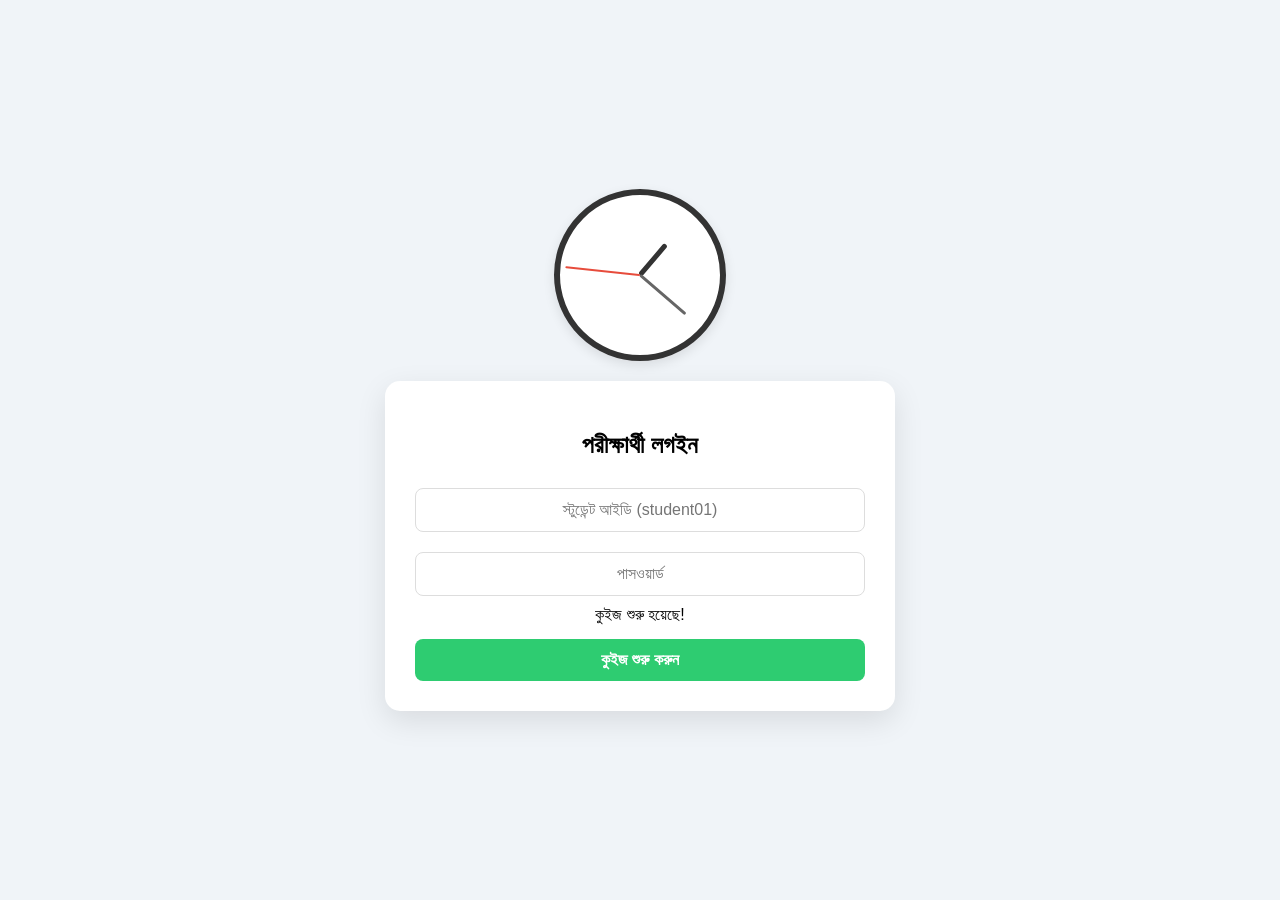
<file: index.html>
<!DOCTYPE html>
<html lang="bn">
<head>
    <meta charset="UTF-8">
    <meta name="viewport" content="width=device-width, initial-scale=1.0">
    <title>প্রবেশদ্বার - অনলাইন কুইজ</title>
    <link rel="stylesheet" href="style.css">
</head>
<body>
    <div class="clock">
        <div class="hand hour" id="hour-hand"></div>
        <div class="hand minute" id="minute-hand"></div>
        <div class="hand second" id="second-hand"></div>
    </div>

    <div class="login-card">
        <h2>পরীক্ষার্থী লগইন</h2>
        <input type="text" id="studentId" placeholder="স্টুডেন্ট আইডি (student01)">
        <input type="password" id="password" placeholder="পাসওয়ার্ড">
        <div id="digital-timer">অপেক্ষা করুন...</div>
        <button id="startBtn" disabled onclick="startQuiz()">কুইজ শুরু করুন</button>
    </div>

    <script>
        const targetTime = new Date(2026, 3, 29, 20, 30, 0); 

        function toBN(n) {
            const b = ["০", "১", "২", "৩", "৪", "৫", "৬", "৭", "৮", "৯"];
            return n.toString().split("").map(x => b[x] || x).join("");
        }

        function updateClock() {
            const now = new Date();
            const s = now.getSeconds(), m = now.getMinutes(), h = now.getHours();
            document.getElementById('second-hand').style.transform = `translateX(-50%) rotate(${(s/60)*360}deg)`;
            document.getElementById('minute-hand').style.transform = `translateX(-50%) rotate(${((m + s/60)/60)*360}deg)`;
            document.getElementById('hour-hand').style.transform = `translateX(-50%) rotate(${((h%12 + m/60)/12)*360}deg)`;

            const diff = targetTime - now;
            if (diff <= 0) {
                document.getElementById('digital-timer').innerText = "কুইজ শুরু হয়েছে!";
                document.getElementById('startBtn').disabled = false;
            } else {
                const min = Math.floor(diff / 60000), sec = Math.floor((diff % 60000) / 1000);
                document.getElementById('digital-timer').innerText = `বাকি সময়: ${toBN(min)} মিনিট ${toBN(sec)} সেকেন্ড`;
            }
        }
        setInterval(updateClock, 1000);

        // ৩০ জন স্টুডেন্ট আইডি এবং পাসওয়ার্ড জেনারেটর
        const users = {};
        for(let i=1; i<=30; i++) {
            let idNum = i < 10 ? "0" + i : i;
            users["student" + idNum] = "studyzone22" + idNum;
        }

        function startQuiz() {
            const id = document.getElementById('studentId').value;
            const pass = document.getElementById('password').value;
            if (users[id] && users[id] === pass) {
                localStorage.setItem('currentStudentId', id);
                window.location.href = "quiz.html";
            } else { alert("ভুল আইডি অথবা পাসওয়ার্ড!"); }
        }
    </script>
</body>
</html>
</file>
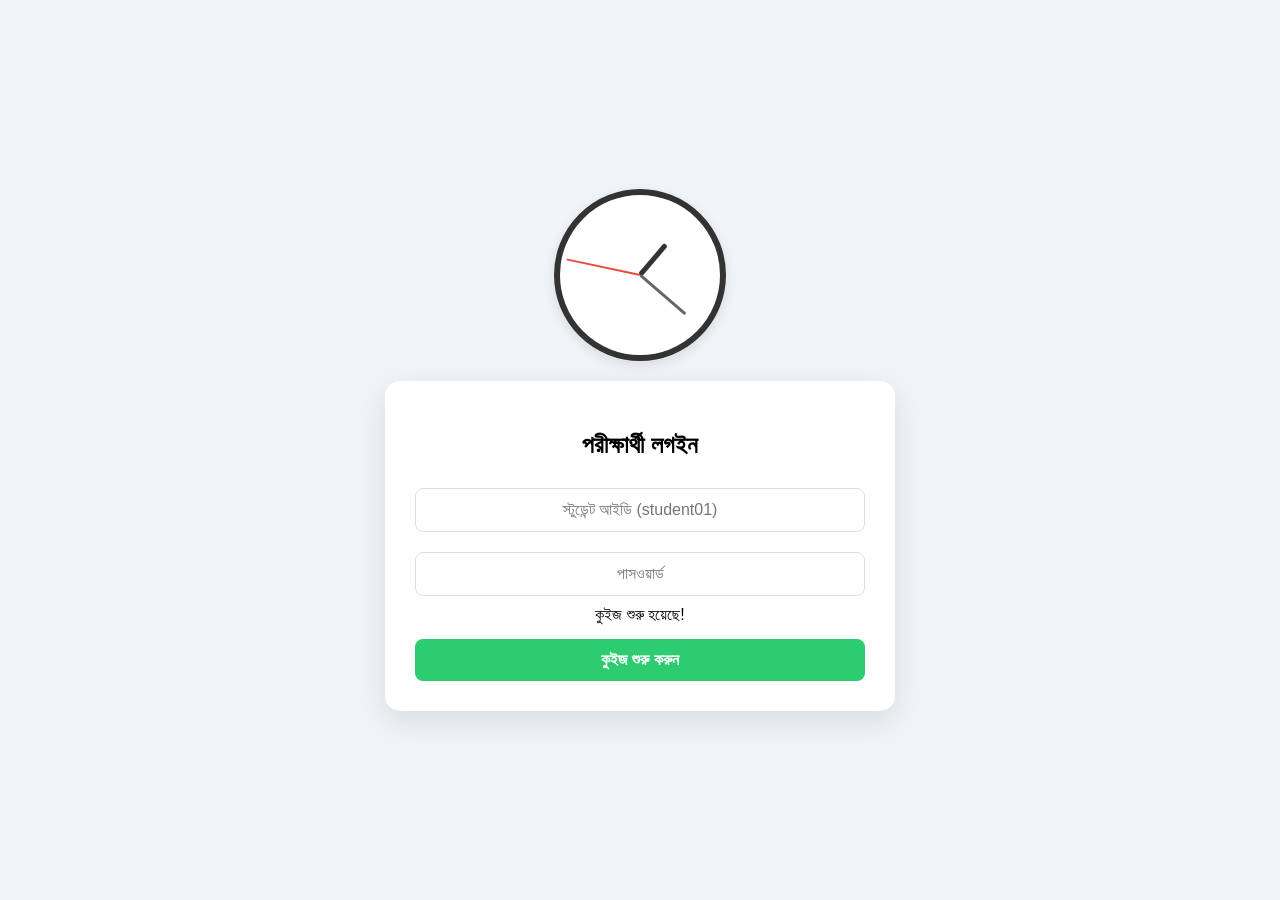
<file: quiz.html>
<!DOCTYPE html>
<html lang="bn">
<head>
    <meta charset="UTF-8">
    <meta name="viewport" content="width=device-width, initial-scale=1.0">
    <title>অনলাইন পরীক্ষা</title>
    <link rel="stylesheet" href="style.css">
</head>
<body>
    <div class="quiz-container">
        <div id="timerBox">বাকি সময়: ২০:০০</div>
        <div id="qInfo" style="font-weight: bold; color: #7f8c8d;">প্রশ্ন ১ / ৩০</div>
        <div id="qText" style="font-size: 20px; margin: 25px 0; font-weight: bold; line-height: 1.4;">লোড হচ্ছে...</div>
        <div id="options"></div>
        <div class="nav-btns" style="display: flex; justify-content: space-between; margin-top: 25px;">
            <button id="prevBtn" onclick="changeQ(-1)">আগেরটি</button>
            <button id="nextBtn" onclick="changeQ(1)">পরেরটি</button>
            <button id="submitBtn" onclick="submitQuiz()">সব জমা দিন</button>
        </div>
    </div>
    <script src="script.js"></script>
</body>
</html>
</file>
<file: style.css>
body { font-family: 'Segoe UI', Arial, sans-serif; background: #f0f4f8; display: flex; flex-direction: column; align-items: center; justify-content: center; min-height: 100vh; margin: 0; }
.clock { width: 160px; height: 160px; border: 6px solid #333; border-radius: 50%; position: relative; background: white; margin-bottom: 20px; box-shadow: 0 4px 12px rgba(0,0,0,0.1); }
.hand { position: absolute; bottom: 50%; left: 50%; transform-origin: bottom; border-radius: 4px; }
.hour { width: 5px; height: 40px; background: #333; }
.minute { width: 3px; height: 60px; background: #666; }
.second { width: 2px; height: 75px; background: #e74c3c; }
.login-card, .quiz-container { background: white; padding: 30px; border-radius: 15px; box-shadow: 0 10px 30px rgba(0,0,0,0.1); width: 90%; max-width: 450px; text-align: center; }
input { width: 100%; padding: 12px; margin: 10px 0; border: 1px solid #ddd; border-radius: 8px; font-size: 16px; box-sizing: border-box; text-align: center; }
button { padding: 12px 25px; border: none; border-radius: 8px; cursor: pointer; font-weight: bold; font-size: 16px; transition: 0.3s; }
#startBtn, #submitBtn { background: #2ecc71; color: white; width: 100%; margin-top: 15px; }
#prevBtn { background: #95a5a6; color: white; }
#nextBtn { background: #3498db; color: white; }
.option-btn { padding: 15px; margin: 10px 0; border: 2px solid #f1f3f5; border-radius: 10px; cursor: pointer; text-align: left; font-size: 17px; background: #fff; }
.option-btn:hover { background: #f8f9fa; }
.option-btn.selected { background: #3498db; color: white; border-color: #2980b9; }
#timerBox { color: #e74c3c; font-size: 18px; font-weight: bold; margin-bottom: 15px; }
</file>
